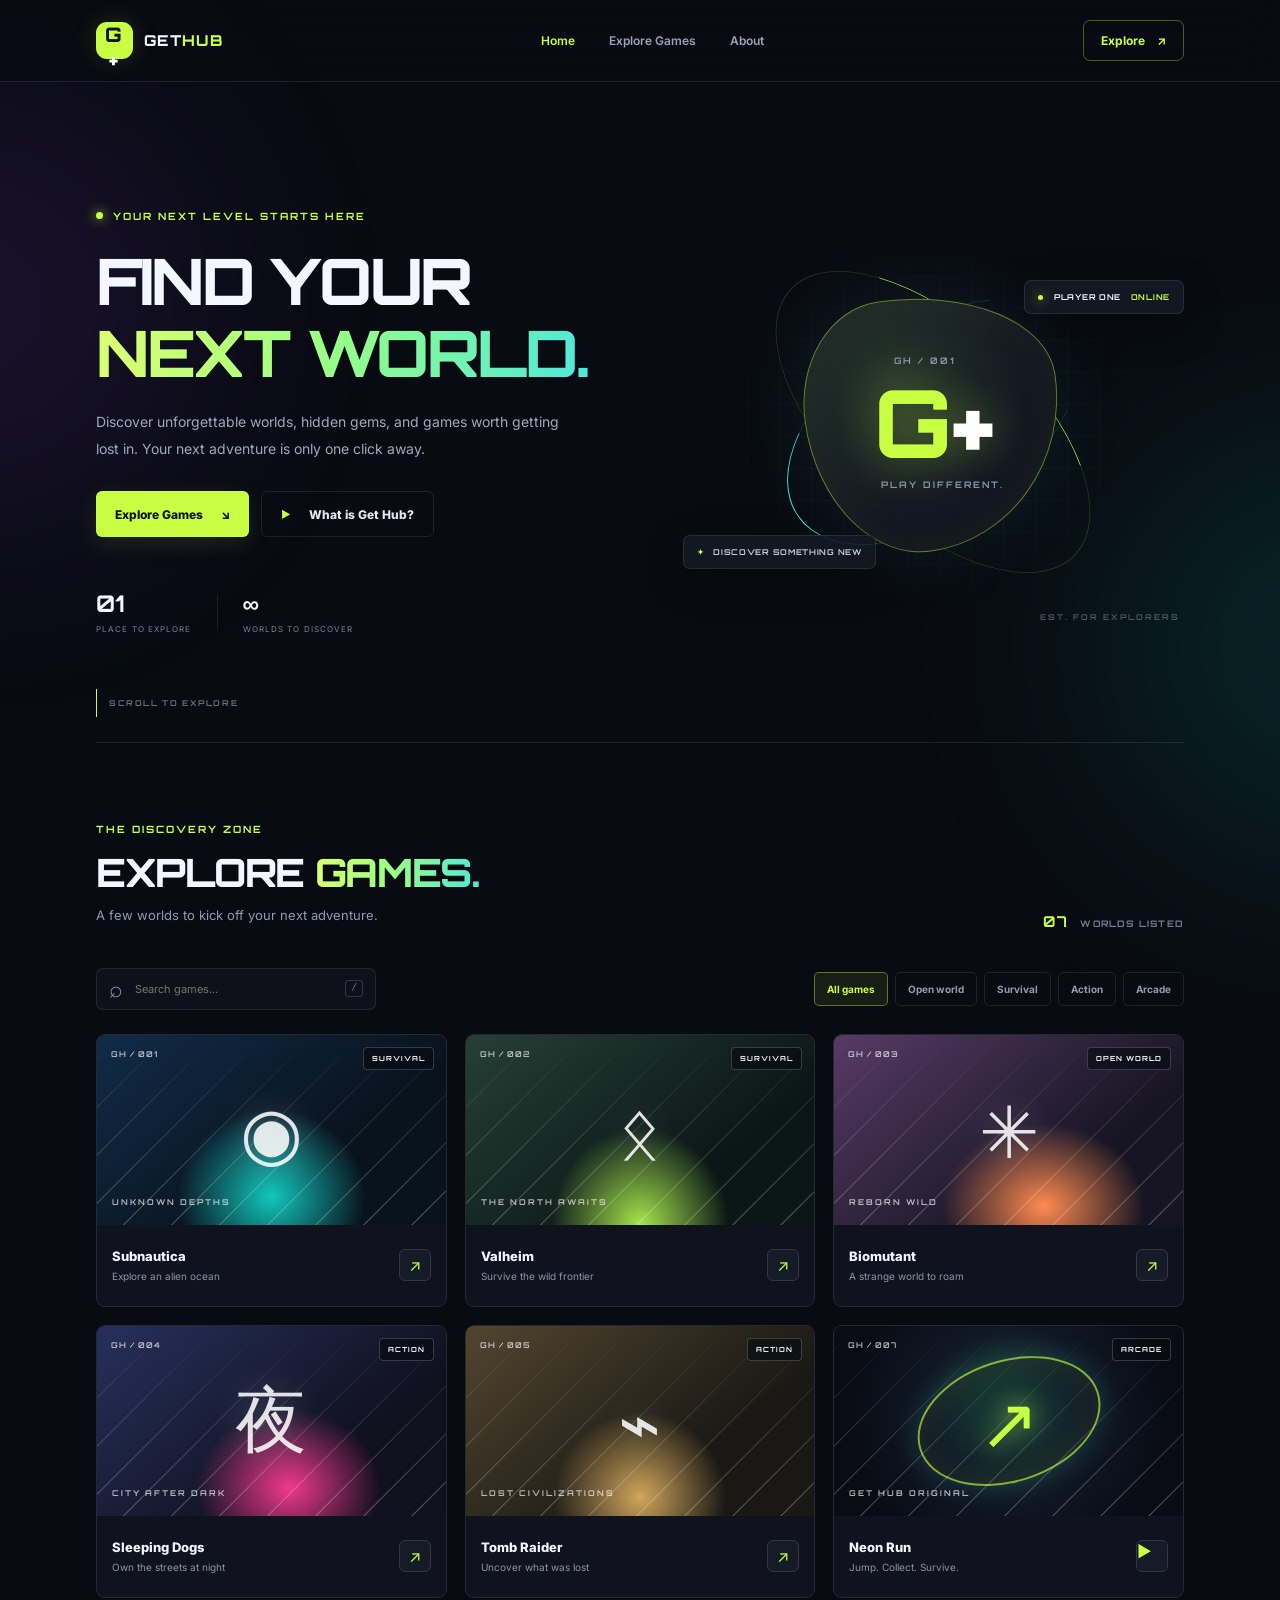
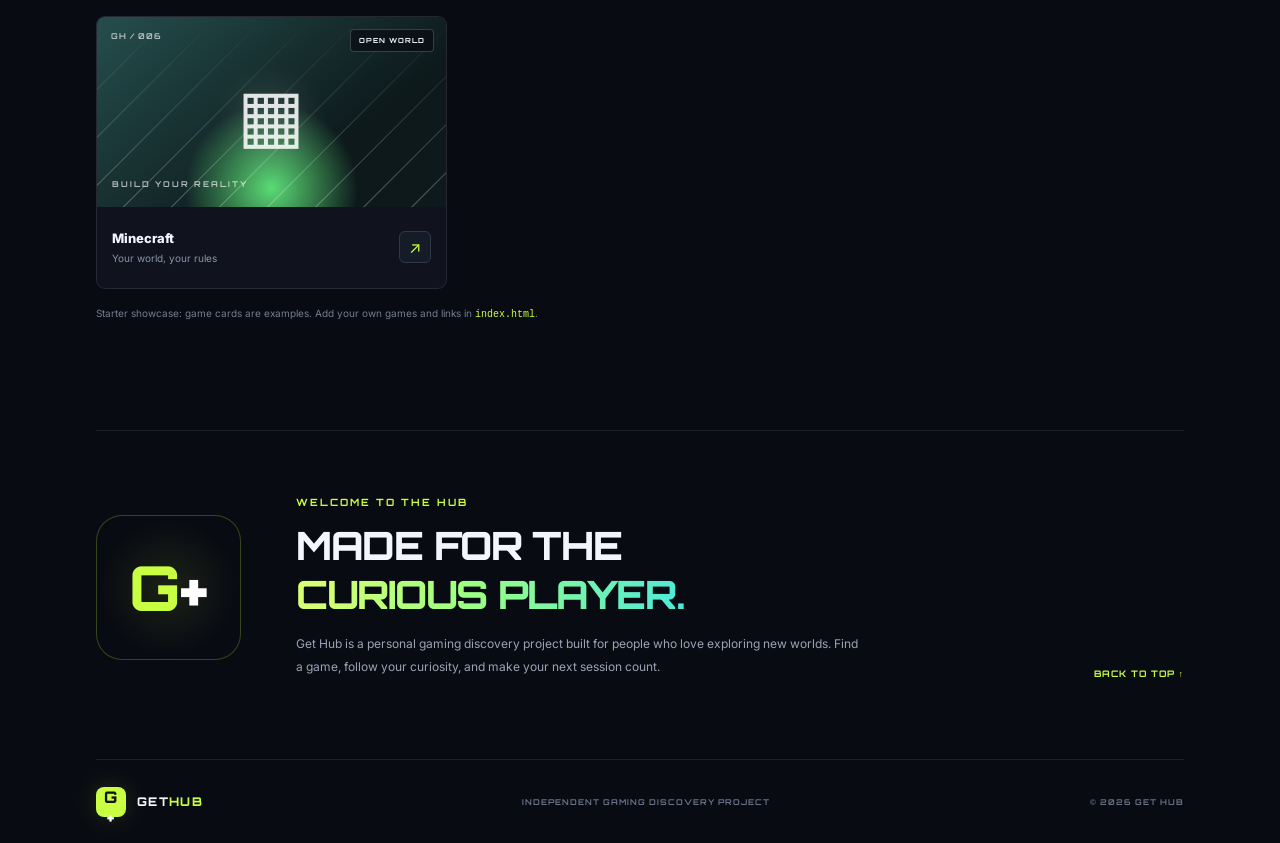
<file: index.html>
<!DOCTYPE html>
<html lang="en">
<head>
  <meta charset="UTF-8">
  <meta name="viewport" content="width=device-width, initial-scale=1.0">
  <meta name="theme-color" content="#090b12">
  <meta name="description" content="Get Hub — discover your next gaming adventure.">
  <title>Get Hub — Level Up Your Next Adventure</title>
  <link rel="preconnect" href="https://fonts.googleapis.com">
  <link rel="preconnect" href="https://fonts.gstatic.com" crossorigin>
  <link href="https://fonts.googleapis.com/css2?family=Orbitron:wght@500;600;700;800&family=Inter:wght@400;500;600;700;800&display=swap" rel="stylesheet">
  <link rel="stylesheet" href="style.css">
</head>
<body>
  <div class="ambient ambient-one"></div>
  <div class="ambient ambient-two"></div>
  <header class="topbar">
    <a class="brand" href="#home" aria-label="Get Hub home">
      <span class="brand-mark">G<span>+</span></span>
      <span>GET<span class="brand-light">HUB</span></span>
    </a>
    <button class="menu-toggle" id="menuToggle" aria-label="Toggle navigation" aria-expanded="false">☰</button>
    <nav id="navLinks">
      <a class="nav-link active" href="#home">Home</a>
      <a class="nav-link" href="#games">Explore Games</a>
      <a class="nav-link" href="#about">About</a>
    </nav>
    <a class="top-cta" href="#games">Explore <span>↗</span></a>
  </header>

  <main>
    <section class="hero section-wrap" id="home">
      <div class="hero-copy">
        <div class="eyebrow"><span class="pulse-dot"></span> YOUR NEXT LEVEL STARTS HERE</div>
        <h1>FIND YOUR<br> <span class="gradient-text">NEXT WORLD.</span></h1>
        <p class="hero-description">Discover unforgettable worlds, hidden gems, and games worth getting lost in. Your next adventure is only one click away.</p>
        <div class="hero-actions">
          <a class="button button-primary" href="#games">Explore Games <span>↘</span></a>
          <a class="button button-ghost" href="#about"><span class="play-icon">▶</span> What is Get Hub?</a>
        </div>
        <div class="hero-stats">
          <div><strong>01</strong><span>PLACE TO EXPLORE</span></div>
          <i></i>
          <div><strong>∞</strong><span>WORLDS TO DISCOVER</span></div>
        </div>
      </div>
      <div class="hero-art" aria-label="Decorative gaming artwork">
        <div class="art-grid"></div>
        <div class="orbit orbit-a"></div><div class="orbit orbit-b"></div>
        <div class="hero-core">
          <div class="core-top">GH / 001</div>
          <div class="core-symbol">G<span>+</span></div>
          <div class="core-bottom">PLAY DIFFERENT.</div>
        </div>
        <div class="floating-tag tag-top"><span class="tag-dot"></span> PLAYER ONE <b>ONLINE</b></div>
        <div class="floating-tag tag-bottom"><span>✦</span> DISCOVER SOMETHING NEW</div>
        <div class="art-label">EST. FOR EXPLORERS</div>
      </div>
      <div class="scroll-cue"><span></span> SCROLL TO EXPLORE</div>
    </section>

    <section class="games-section section-wrap" id="games">
      <div class="section-heading">
        <div>
          <div class="eyebrow">THE DISCOVERY ZONE</div>
          <h2>EXPLORE <span class="gradient-text">GAMES.</span></h2>
          <p class="muted">A few worlds to kick off your next adventure.</p>
        </div>
        <div class="game-count"><span id="gameCount">07</span> WORLDS LISTED</div>
      </div>

      <div class="toolbar">
        <label class="search-box">
          <span>⌕</span>
          <input type="search" id="gameSearch" placeholder="Search games..." aria-label="Search games">
          <kbd>/</kbd>
        </label>
        <div class="filters" id="filters" aria-label="Filter games">
          <button class="filter-chip selected" data-filter="All">All games</button>
          <button class="filter-chip" data-filter="Open World">Open world</button>
          <button class="filter-chip" data-filter="Survival">Survival</button>
          <button class="filter-chip" data-filter="Action">Action</button>
          <button class="filter-chip" data-filter="Arcade">Arcade</button>
        </div>
      </div>

      <div class="games-grid" id="gamesGrid">
        <article class="game-card" data-title="Subnautica" data-genre="Survival" data-description="Dive into an alien ocean, gather resources, and uncover the secrets hidden below.">
          <div class="game-art ocean">
            <span class="art-index">GH / 001</span><span class="game-symbol">◉</span><span class="art-caption">UNKNOWN DEPTHS</span>
            <span class="genre-badge">SURVIVAL</span>
          </div>
          <div class="game-info"><div><h3>Subnautica</h3><p>Explore an alien ocean</p></div><button class="details-button" aria-label="Details for Subnautica">↗</button></div>
        </article>
        <article class="game-card" data-title="Valheim" data-genre="Survival" data-description="Build, craft, and survive in a myth-inspired world made for exploration.">
          <div class="game-art forest">
            <span class="art-index">GH / 002</span><span class="game-symbol">ᛟ</span><span class="art-caption">THE NORTH AWAITS</span>
            <span class="genre-badge">SURVIVAL</span>
          </div>
          <div class="game-info"><div><h3>Valheim</h3><p>Survive the wild frontier</p></div><button class="details-button" aria-label="Details for Valheim">↗</button></div>
        </article>
        <article class="game-card" data-title="Biomutant" data-genre="Open World" data-description="Explore a colorful post-apocalyptic world full of strange creatures and discoveries.">
          <div class="game-art mutant">
            <span class="art-index">GH / 003</span><span class="game-symbol">✳</span><span class="art-caption">REBORN WILD</span>
            <span class="genre-badge">OPEN WORLD</span>
          </div>
          <div class="game-info"><div><h3>Biomutant</h3><p>A strange world to roam</p></div><button class="details-button" aria-label="Details for Biomutant">↗</button></div>
        </article>
        <article class="game-card" data-title="Sleeping Dogs" data-genre="Action" data-description="Step into a gritty open-world crime drama with intense martial arts combat.">
          <div class="game-art neon-city">
            <span class="art-index">GH / 004</span><span class="game-symbol">夜</span><span class="art-caption">CITY AFTER DARK</span>
            <span class="genre-badge">ACTION</span>
          </div>
          <div class="game-info"><div><h3>Sleeping Dogs</h3><p>Own the streets at night</p></div><button class="details-button" aria-label="Details for Sleeping Dogs">↗</button></div>
        </article>
        <article class="game-card" data-title="Tomb Raider" data-genre="Action" data-description="Solve ancient mysteries, explore dangerous ruins, and survive a cinematic adventure.">
          <div class="game-art ruins">
            <span class="art-index">GH / 005</span><span class="game-symbol">⌁</span><span class="art-caption">LOST CIVILIZATIONS</span>
            <span class="genre-badge">ACTION</span>
          </div>
          <div class="game-info"><div><h3>Tomb Raider</h3><p>Uncover what was lost</p></div><button class="details-button" aria-label="Details for Tomb Raider">↗</button></div>
        </article>
        <article class="game-card" data-title="Neon Run" data-genre="Arcade" data-description="Play the first GET HUB original: a neon platformer. Jump gaps, collect shards, and beat your best score.">
          <a href="neon-run.html" class="game-art neon-run" aria-label="Play Neon Run">
            <span class="art-index">GH / 007</span><span class="game-symbol">↗</span><span class="art-caption">GET HUB ORIGINAL</span>
            <span class="genre-badge">ARCADE</span>
          </a>
          <div class="game-info"><div><h3>Neon Run</h3><p>Jump. Collect. Survive.</p></div><a class="details-button" href="neon-run.html" aria-label="Play Neon Run">▶</a></div>
        </article>
        <article class="game-card" data-title="Minecraft" data-genre="Open World" data-description="Shape your own world, build anything you imagine, and explore at your own pace.">
          <div class="game-art blockworld">
            <span class="art-index">GH / 006</span><span class="game-symbol">▦</span><span class="art-caption">BUILD YOUR REALITY</span>
            <span class="genre-badge">OPEN WORLD</span>
          </div>
          <div class="game-info"><div><h3>Minecraft</h3><p>Your world, your rules</p></div><button class="details-button" aria-label="Details for Minecraft">↗</button></div>
        </article>
      </div>
      <div class="no-results" id="noResults" hidden>No games found. Try another search.</div>
      <p class="demo-note">Starter showcase: game cards are examples. Add your own games and links in <code>index.html</code>.</p>
    </section>

    <section class="about-section section-wrap" id="about">
      <div class="about-mark"><span>G<span>+</span></span></div>
      <div class="about-copy">
        <div class="eyebrow">WELCOME TO THE HUB</div>
        <h2>MADE FOR THE<br><span class="gradient-text">CURIOUS PLAYER.</span></h2>
        <p>Get Hub is a personal gaming discovery project built for people who love exploring new worlds. Find a game, follow your curiosity, and make your next session count.</p>
      </div>
      <a href="#home" class="back-top">BACK TO TOP ↑</a>
    </section>
  </main>

  <footer class="footer section-wrap">
    <a class="brand footer-brand" href="#home"><span class="brand-mark">G<span>+</span></span><span>GET<span class="brand-light">HUB</span></span></a>
    <p>INDEPENDENT GAMING DISCOVERY PROJECT</p>
    <span>© <span id="year"></span> GET HUB</span>
  </footer>

  <dialog id="gameDialog" class="game-dialog">
    <button class="dialog-close" id="dialogClose" aria-label="Close details">×</button>
    <div class="eyebrow">GAME FILE / GET HUB</div>
    <h2 id="dialogTitle">Game title</h2>
    <span class="dialog-genre" id="dialogGenre">GENRE</span>
    <p id="dialogDescription"></p>
    <p class="dialog-hint">This is a demo detail panel. Add an official game link to this card in the HTML when you're ready.</p>
  </dialog>
  <div class="dialog-backdrop" id="dialogBackdrop"></div>
  <script src="script.js"></script>
</body>
</html>
</file>
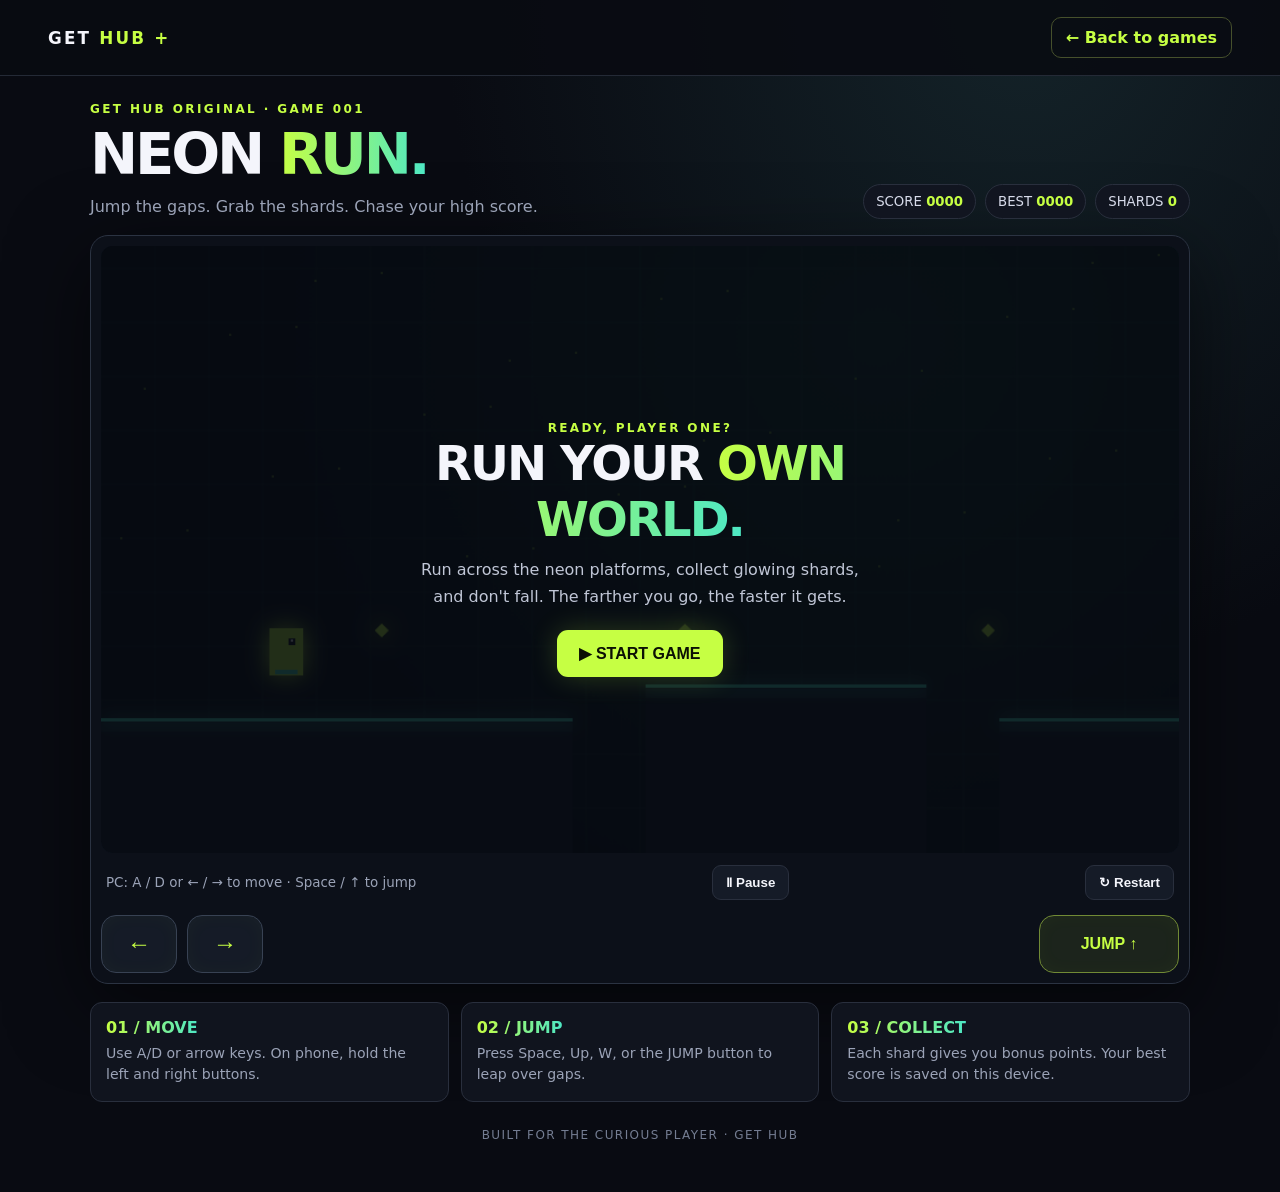
<file: neon-run.html>
<!doctype html>
<html lang="en">
<head>
<meta charset="utf-8"><meta name="viewport" content="width=device-width, initial-scale=1, viewport-fit=cover">
<meta name="theme-color" content="#090b12"><meta name="description" content="Neon Run — a free playable GET HUB platformer game.">
<title>Neon Run — GET HUB</title>
<style>
:root{--bg:#090b12;--panel:#111520;--line:#292f3d;--lime:#c6ff43;--mint:#4de8c5;--text:#f4f5fb;--muted:#9ba3b7}*{box-sizing:border-box}body{margin:0;background:radial-gradient(ellipse at 80% 0%,#142329 0,transparent 40%),var(--bg);color:var(--text);font-family:Inter,system-ui,-apple-system,Segoe UI,sans-serif;min-height:100vh}a{color:inherit;text-decoration:none}.top{display:flex;align-items:center;justify-content:space-between;padding:17px clamp(16px,4vw,48px);border-bottom:1px solid #242a36;background:#090b12e8;position:sticky;top:0;z-index:3}.brand{font-weight:900;letter-spacing:.13em;font-size:1.05rem}.brand b{color:var(--lime)}.back{border:1px solid #46502c;border-radius:10px;padding:10px 14px;color:var(--lime);font-weight:700}.wrap{width:min(1100px,calc(100% - 28px));margin:26px auto 50px}.heading{display:flex;align-items:end;justify-content:space-between;gap:18px;flex-wrap:wrap;margin-bottom:16px}.eyebrow{font-size:.75rem;font-weight:800;letter-spacing:.2em;color:var(--lime)}h1{font-size:clamp(2rem,6vw,3.6rem);letter-spacing:-.055em;line-height:1;margin:10px 0}.gradient{background:linear-gradient(90deg,var(--lime),var(--mint));color:transparent;background-clip:text}.sub{color:var(--muted);margin:0;line-height:1.6}.stats{display:flex;gap:9px;flex-wrap:wrap}.pill{border:1px solid var(--line);background:#111520;border-radius:100px;padding:9px 12px;font-size:.83rem;color:#d7dbea}.pill strong{color:var(--lime)}.game-shell{border:1px solid #2b3342;background:#0c1019;border-radius:18px;padding:10px;box-shadow:0 22px 80px #0008}.canvas-wrap{position:relative;overflow:hidden;border-radius:12px;background:#080d16;touch-action:none}canvas{display:block;width:100%;height:auto;aspect-ratio:16/9;touch-action:none}.overlay{position:absolute;inset:0;display:flex;align-items:center;justify-content:center;text-align:center;background:#070a11d9;padding:20px}.overlay[hidden]{display:none}.overlay-card{max-width:460px}.overlay h2{font-size:clamp(1.6rem,5vw,3rem);margin:0 0 10px;letter-spacing:-.04em}.overlay p{color:#c0c6d6;line-height:1.65;margin:0 auto 20px}.primary{border:0;background:var(--lime);color:#0b1004;font-weight:900;border-radius:11px;padding:14px 22px;font-size:1rem;cursor:pointer;box-shadow:0 0 28px #c6ff4330}.hud{display:flex;align-items:center;justify-content:space-between;gap:10px;flex-wrap:wrap;padding:12px 5px 3px}.hint{font-size:.84rem;color:var(--muted)}.secondary{border:1px solid var(--line);background:#151b27;color:var(--text);border-radius:9px;padding:9px 13px;cursor:pointer;font-weight:700}.controls{display:flex;justify-content:space-between;align-items:center;gap:14px;margin-top:12px;user-select:none;-webkit-user-select:none}.move-controls{display:flex;gap:10px}.control{width:clamp(58px,13vw,76px);height:58px;border-radius:15px;border:1px solid #384253;background:#151b27;color:var(--lime);font-size:1.5rem;font-weight:900;touch-action:none;box-shadow:inset 0 0 20px #c6ff4308}.control.jump{width:clamp(90px,23vw,140px);background:#c6ff4315;border-color:#718a35;color:var(--lime);font-size:1rem}.control:active{background:#c6ff4330;transform:scale(.97)}.instructions{display:grid;grid-template-columns:repeat(3,1fr);gap:12px;margin-top:18px}.info{padding:15px;border:1px solid var(--line);border-radius:12px;background:#10141e}.info b{display:block;margin-bottom:6px}.info p{margin:0;color:var(--muted);font-size:.88rem;line-height:1.55}.footer{text-align:center;color:#747d92;font-size:.75rem;letter-spacing:.12em;margin-top:26px}@media(max-width:650px){.wrap{margin-top:20px}.instructions{grid-template-columns:1fr}.game-shell{padding:6px}.hint{width:100%;order:3}.hud{padding:10px 3px 3px}.controls{margin-top:10px}.top{padding:13px 15px}canvas{aspect-ratio:4/3}}
</style>
</head><body>
<header class="top"><a class="brand" href="index.html">GET <b>HUB</b> <span style="color:var(--lime)">+</span></a><a class="back" href="index.html#games">← Back to games</a></header>
<main class="wrap">
  <div class="heading"><div><div class="eyebrow">GET HUB ORIGINAL · GAME 001</div><h1>NEON <span class="gradient">RUN.</span></h1><p class="sub">Jump the gaps. Grab the shards. Chase your high score.</p></div><div class="stats"><span class="pill">SCORE <strong id="score">0000</strong></span><span class="pill">BEST <strong id="best">0000</strong></span><span class="pill">SHARDS <strong id="shards">0</strong></span></div></div>
  <section class="game-shell" aria-label="Neon Run game">
    <div class="canvas-wrap"><canvas id="game" width="960" height="540" aria-label="Neon Run platform game"></canvas>
      <div class="overlay" id="overlay"><div class="overlay-card"><div class="eyebrow">READY, PLAYER ONE?</div><h2 id="overlayTitle">RUN YOUR <span class="gradient">OWN WORLD.</span></h2><p id="overlayText">Run across the neon platforms, collect glowing shards, and don't fall. The farther you go, the faster it gets.</p><button class="primary" id="startBtn">▶ START GAME</button></div></div>
    </div>
    <div class="hud"><span class="hint">PC: A / D or ← / → to move · Space / ↑ to jump</span><button class="secondary" id="pauseBtn">Ⅱ Pause</button><button class="secondary" id="restartBtn">↻ Restart</button></div>
    <div class="controls" aria-label="Touch controls"><div class="move-controls"><button class="control" id="leftBtn" aria-label="Move left">←</button><button class="control" id="rightBtn" aria-label="Move right">→</button></div><button class="control jump" id="jumpBtn" aria-label="Jump">JUMP ↑</button></div>
  </section>
  <section class="instructions"><div class="info"><b><span class="gradient">01 / MOVE</span></b><p>Use A/D or arrow keys. On phone, hold the left and right buttons.</p></div><div class="info"><b><span class="gradient">02 / JUMP</span></b><p>Press Space, Up, W, or the JUMP button to leap over gaps.</p></div><div class="info"><b><span class="gradient">03 / COLLECT</span></b><p>Each shard gives you bonus points. Your best score is saved on this device.</p></div></section>
  <div class="footer">BUILT FOR THE CURIOUS PLAYER · GET HUB</div>
</main>
<script>
(()=>{'use strict';
const canvas=document.getElementById('game'),ctx=canvas.getContext('2d');const overlay=document.getElementById('overlay'),startBtn=document.getElementById('startBtn'),pauseBtn=document.getElementById('pauseBtn');
const scoreEl=document.getElementById('score'),bestEl=document.getElementById('best'),shardsEl=document.getElementById('shards'),overlayTitle=document.getElementById('overlayTitle'),overlayText=document.getElementById('overlayText');
const W=960,H=540,keys={left:false,right:false},player={x:150,y:300,w:30,h:42,vx:0,vy:0,onGround:false};let platforms=[],shards=[],particles=[],camera=0,score=0,shardCount=0,best=0,speed=4.3,running=false,paused=false,gameOver=false,last=0,spawnAt=0;
try{best=Number(localStorage.getItem('gethub-neonrun-best')||0)}catch(e){}bestEl.textContent=String(best).padStart(4,'0');
function reset(){camera=0;score=0;shardCount=0;speed=4.3;spawnAt=0;player.x=150;player.y=340;player.vx=0;player.vy=0;player.onGround=false;platforms=[{x:0,y:420,w:420,h:120},{x:485,y:390,w:250,h:150},{x:800,y:420,w:320,h:120}];shards=[];particles=[];for(let x=250;x<1000;x+=270)shards.push({x,y:330+(x%3)*12,r:10,taken:false});scoreEl.textContent='0000';shardsEl.textContent='0';}
function start(){if(gameOver)reset();running=true;paused=false;gameOver=false;overlay.hidden=true;pauseBtn.textContent='Ⅱ Pause';last=performance.now();requestAnimationFrame(loop)}
function end(){running=false;gameOver=true;paused=false;overlay.hidden=false;overlayTitle.innerHTML='RUN <span class="gradient">OVER.</span>';overlayText.textContent='Score: '+score+' · Shards: '+shardCount+'. Give it another run and beat your best.';startBtn.textContent='↻ PLAY AGAIN';if(score>best){best=score;bestEl.textContent=String(best).padStart(4,'0');try{localStorage.setItem('gethub-neonrun-best',String(best))}catch(e){}}}
function togglePause(){if(!running&&!paused)return;if(paused){paused=false;running=true;pauseBtn.textContent='Ⅱ Pause';last=performance.now();requestAnimationFrame(loop)}else{paused=true;running=false;pauseBtn.textContent='▶ Resume';overlay.hidden=false;overlayTitle.innerHTML='GAME <span class="gradient">PAUSED.</span>';overlayText.textContent='Take a breath, player one. Your run is waiting.';startBtn.textContent='▶ RESUME';}}
function addPlatform(){const lastP=platforms[platforms.length-1],gap=48+Math.random()*65,w=170+Math.random()*170,y=340+Math.random()*90;platforms.push({x:lastP.x+lastP.w+gap,y,w,h:H-y+50});if(Math.random()<.86)shards.push({x:lastP.x+lastP.w+gap+w*.4,y:y-55-Math.random()*20,r:10,taken:false});}
function drawBackground(){ctx.fillStyle='#080d16';ctx.fillRect(0,0,W,H);let g=ctx.createRadialGradient(W*.72,H*.15,10,W*.72,H*.15,560);g.addColorStop(0,'#12342e');g.addColorStop(1,'#080d16');ctx.fillStyle=g;ctx.fillRect(0,0,W,H);ctx.strokeStyle='rgba(100,255,208,.07)';ctx.lineWidth=1;const grid=48,offset=-(camera*.25%grid);for(let x=offset;x<W;x+=grid){ctx.beginPath();ctx.moveTo(x,0);ctx.lineTo(x,H);ctx.stroke()}for(let y=20;y<H;y+=grid){ctx.beginPath();ctx.moveTo(0,y);ctx.lineTo(W,y);ctx.stroke()}for(let i=0;i<35;i++){let x=((i*173-camera*.12)%(W+40)+W+40)%(W+40),y=(i*71)%300;ctx.fillStyle='rgba(198,255,67,.45)';ctx.fillRect(x,y,2,2)}}
function draw(){drawBackground();ctx.save();ctx.translate(-camera,0);platforms.forEach(p=>{ctx.fillStyle='#111a26';ctx.fillRect(p.x,p.y,p.w,p.h);ctx.shadowBlur=16;ctx.shadowColor='#4de8c5';ctx.fillStyle='#4de8c5';ctx.fillRect(p.x,p.y,p.w,3);ctx.shadowBlur=0;ctx.fillStyle='rgba(77,232,197,.08)';ctx.fillRect(p.x,p.y+4,p.w,8)});shards.forEach(s=>{if(s.taken)return;let pulse=1+Math.sin(performance.now()/180+s.x)*.16;ctx.save();ctx.translate(s.x,s.y);ctx.rotate(Math.PI/4);ctx.scale(pulse,pulse);ctx.shadowBlur=20;ctx.shadowColor='#c6ff43';ctx.fillStyle='#c6ff43';ctx.fillRect(-s.r/2,-s.r/2,s.r,s.r);ctx.restore()});particles.forEach(p=>{ctx.globalAlpha=Math.max(0,p.life);ctx.fillStyle=p.color;ctx.fillRect(p.x,p.y,4,4)});ctx.globalAlpha=1;ctx.shadowBlur=22;ctx.shadowColor='#c6ff43';ctx.fillStyle='#c6ff43';ctx.fillRect(player.x,player.y,player.w,player.h);ctx.shadowBlur=0;ctx.fillStyle='#111520';ctx.fillRect(player.x+17,player.y+9,6,6);ctx.fillStyle='#f4f5fb';ctx.fillRect(player.x+19,player.y+10,2,2);ctx.fillStyle='#4de8c5';ctx.fillRect(player.x+5,player.y+player.h-5,20,4);ctx.restore();}
function loop(now){if(!running)return;const dt=Math.min((now-last)/16.67,2);last=now;update(dt);draw();if(running)requestAnimationFrame(loop)}
function update(dt){speed=Math.min(8.2,speed+.0009*dt);player.vx=(keys.right?3.6:0)-(keys.left?3.6:0);player.x+=player.vx*dt;player.vy+=.55*dt;player.y+=player.vy*dt;player.onGround=false;
for(const p of platforms){if(player.x+player.w>p.x&&player.x<p.x+p.w&&player.y+player.h>=p.y&&player.y+player.h<=p.y+18&&player.vy>=0){player.y=p.y-player.h;player.vy=0;player.onGround=true}}
if(player.x<camera+25)player.x=camera+25;if(player.x-camera>W*.58)camera=player.x-W*.58;while(platforms[platforms.length-1].x+platforms[platforms.length-1].w<camera+W+250)addPlatform();platforms=platforms.filter(p=>p.x+p.w>camera-180);shards=shards.filter(s=>s.x>camera-60&&!s.taken);for(const s of shards){if(player.x<s.x+s.r+10&&player.x+player.w>s.x-s.r&&player.y<s.y+s.r+10&&player.y+player.h>s.y-s.r){s.taken=true;shardCount++;score+=100;for(let i=0;i<8;i++)particles.push({x:s.x,y:s.y,vx:(Math.random()-.5)*5,vy:(Math.random()-.5)*5,life:1,color:'#c6ff43'})}}
particles.forEach(p=>{p.x+=p.vx*dt;p.y+=p.vy*dt;p.life-=.035*dt});particles=particles.filter(p=>p.life>0);score+=Math.max(0,Math.floor(speed*dt));scoreEl.textContent=String(score).padStart(4,'0');shardsEl.textContent=String(shardCount);if(player.y>H+100)end();}
function jump(){if(running&&!paused&&player.onGround){player.vy=-12.2;player.onGround=false;}}
function setKey(e,on){const k=e.key.toLowerCase();if(['arrowleft','arrowright','arrowup',' ','a','d','w'].includes(k))e.preventDefault();if(k==='arrowleft'||k==='a')keys.left=on;if(k==='arrowright'||k==='d')keys.right=on;if(on&&(k==='arrowup'||k==='w'||k===' '))jump();if(on&&k==='escape')togglePause();}
window.addEventListener('keydown',e=>setKey(e,true));window.addEventListener('keyup',e=>setKey(e,false));window.addEventListener('blur',()=>{keys.left=keys.right=false});function bindHold(id,key){const b=document.getElementById(id);const down=e=>{e.preventDefault();keys[key]=true};const up=e=>{e.preventDefault();keys[key]=false};b.addEventListener('pointerdown',down);['pointerup','pointercancel','pointerleave'].forEach(ev=>b.addEventListener(ev,up));}bindHold('leftBtn','left');bindHold('rightBtn','right');document.getElementById('jumpBtn').addEventListener('pointerdown',e=>{e.preventDefault();jump()});startBtn.addEventListener('click',()=>{if(paused){overlay.hidden=true;paused=false;running=true;pauseBtn.textContent='Ⅱ Pause';last=performance.now();requestAnimationFrame(loop)}else start()});pauseBtn.addEventListener('click',togglePause);document.getElementById('restartBtn').addEventListener('click',()=>{running=false;paused=false;gameOver=false;reset();overlay.hidden=false;overlayTitle.innerHTML='READY, <span class="gradient">PLAYER ONE?</span>';overlayText.textContent='Run across the neon platforms, collect glowing shards, and don’t fall.';startBtn.textContent='▶ START GAME';pauseBtn.textContent='Ⅱ Pause';draw()});reset();draw();
})();
</script></body></html>
</file>
<file: style.css>
:root {
  --bg: #090b12; --panel: #10131e; --panel-2: #151927; --text: #f4f6ff;
  --muted: #9299b0; --line: rgba(255,255,255,.09); --lime: #c8ff42; --cyan: #45e8df;
  --font: 'Inter', sans-serif; --display: 'Orbitron', sans-serif;
}
* { box-sizing: border-box; }
html { scroll-behavior: smooth; scroll-padding-top: 90px; }
body { margin: 0; color: var(--text); background: var(--bg); font-family: var(--font); overflow-x: hidden; }
a { color: inherit; text-decoration: none; }
button, input { font: inherit; }
button { cursor: pointer; }
.ambient { position: fixed; z-index: -2; width: 430px; height: 430px; border-radius: 50%; filter: blur(120px); opacity: .12; pointer-events: none; }
.ambient-one { top: 10%; left: -240px; background: #9d48ff; }
.ambient-two { top: 48%; right: -260px; background: #00e5c0; }
.topbar { height: 82px; padding: 0 7.5%; display: flex; align-items: center; justify-content: space-between; border-bottom: 1px solid var(--line); background: rgba(9,11,18,.78); backdrop-filter: blur(18px); position: sticky; top: 0; z-index: 20; }
.brand { display: inline-flex; align-items: center; gap: 11px; font: 800 15px var(--display); letter-spacing: 1.3px; }
.brand-mark { display: grid; place-items: center; width: 37px; height: 37px; border-radius: 11px; color: #10130b; background: var(--lime); font: 800 20px var(--display); box-shadow: 0 0 26px #c8ff4225; }
.brand-mark span, .core-symbol span, .about-mark span span { color: #fff; }
.brand-light { color: var(--lime); }
nav { display: flex; align-items: center; gap: 34px; }
.nav-link { color: #9ca2b5; font-size: 12px; font-weight: 600; transition: color .2s; }
.nav-link:hover, .nav-link.active { color: var(--lime); }
.top-cta { padding: 12px 17px; border: 1px solid #c8ff4255; border-radius: 7px; color: var(--lime); font-size: 12px; font-weight: 700; }
.top-cta span { margin-left: 9px; }
.menu-toggle { display: none; color: var(--text); background: none; border: 0; font-size: 25px; }
.section-wrap { width: min(1120px, 85%); margin-inline: auto; }
.hero { min-height: 660px; padding: 100px 0 80px; display: grid; grid-template-columns: 1fr .9fr; align-items: center; position: relative; gap: 30px; }
.eyebrow { display: flex; align-items: center; gap: 10px; color: var(--lime); font: 700 10px var(--display); letter-spacing: 2px; }
.pulse-dot, .tag-dot { width: 7px; height: 7px; border-radius: 50%; background: var(--lime); box-shadow: 0 0 12px var(--lime); }
h1, h2, h3, p { margin-top: 0; }
h1 { margin: 23px 0 20px; font: 800 clamp(39px, 5vw, 66px)/1.13 var(--display); letter-spacing: -2.5px; }
.gradient-text { color: var(--lime); background: linear-gradient(100deg, #d7ff73 5%, #9bff82 45%, #4de8dc 100%); -webkit-background-clip: text; background-clip: text; -webkit-text-fill-color: transparent; }
.hero-description { max-width: 485px; color: #a2a8bb; font-size: 14px; line-height: 1.9; }
.hero-actions { display: flex; gap: 12px; flex-wrap: wrap; margin-top: 29px; }
.button { min-height: 46px; display: inline-flex; align-items: center; justify-content: center; gap: 18px; padding: 0 19px; border-radius: 6px; font-size: 12px; font-weight: 800; transition: transform .2s, box-shadow .2s; }
.button:hover { transform: translateY(-3px); }
.button-primary { background: var(--lime); color: #11150a; box-shadow: 0 7px 25px #c8ff421d; }
.button-primary:hover { box-shadow: 0 8px 35px #c8ff4240; }
.button-ghost { border: 1px solid var(--line); color: #e5e7f1; }
.play-icon { color: var(--lime); font-size: 10px; }
.hero-stats { display: flex; align-items: center; gap: 25px; margin-top: 52px; }
.hero-stats div { display: flex; flex-direction: column; gap: 6px; }
.hero-stats strong { font: 700 23px var(--display); }
.hero-stats span { color: #777f96; font-size: 8px; letter-spacing: 1.1px; }
.hero-stats i { height: 34px; width: 1px; background: var(--line); }
.hero-art { min-height: 420px; position: relative; display: grid; place-items: center; isolation: isolate; }
.art-grid { position: absolute; inset: 0; opacity: .28; background-image: linear-gradient(#343b4b 1px, transparent 1px), linear-gradient(90deg, #343b4b 1px, transparent 1px); background-size: 32px 32px; mask-image: radial-gradient(ellipse, #000 15%, transparent 70%); }
.hero-core { width: 255px; height: 255px; border: 1px solid #c8ff4270; border-radius: 35% 65% 58% 42% / 43% 38% 62% 57%; display: flex; align-items: center; justify-content: center; flex-direction: column; background: radial-gradient(circle at 35% 30%, #26342b, #121722 60%, #0b0e15); box-shadow: 0 0 80px #4de8dc16, inset 0 0 45px #c8ff4210; transform: rotate(-8deg); animation: float 6s ease-in-out infinite; }
.core-top, .core-bottom { font: 700 9px var(--display); letter-spacing: 2px; color: #8993a7; transform: rotate(8deg); }
.core-symbol { margin: 15px 0; font: 800 94px/.9 var(--display); color: var(--lime); text-shadow: 0 0 45px #c8ff4260; transform: rotate(8deg); }
.orbit { position: absolute; width: 330px; height: 330px; border: 1px solid #45e8df2e; border-radius: 50%; transform: rotate(-35deg) scaleY(.58); }
.orbit-a { border-left-color: var(--cyan); border-right-color: transparent; }
.orbit-b { width: 390px; height: 390px; transform: rotate(43deg) scaleY(.5); border-color: #c8ff422b; border-top-color: var(--lime); }
.floating-tag { position: absolute; padding: 11px 13px; background: #141a24e8; border: 1px solid var(--line); border-radius: 7px; font: 700 8px var(--display); letter-spacing: .7px; box-shadow: 0 12px 40px #0005; }
.floating-tag b { color: var(--lime); margin-left: 7px; }
.tag-dot { display: inline-block; margin-right: 8px; width: 5px; height: 5px; }
.tag-top { top: 68px; right: 0; }
.tag-bottom { bottom: 63px; left: 0; color: #c1c8d9; }
.tag-bottom span { color: var(--lime); margin-right: 6px; }
.art-label { position: absolute; right: 4px; bottom: 10px; font: 700 8px var(--display); letter-spacing: 2px; color: #4c5365; }
.scroll-cue { position: absolute; bottom: 25px; left: 0; display: flex; align-items: center; gap: 12px; color: #646b7e; font: 700 8px var(--display); letter-spacing: 1.6px; }
.scroll-cue span { height: 28px; width: 1px; background: var(--lime); }
.games-section { padding: 80px 0 100px; border-top: 1px solid var(--line); }
.section-heading { display: flex; justify-content: space-between; align-items: end; gap: 20px; }
h2 { margin: 13px 0 10px; font: 800 clamp(27px, 3.5vw, 39px)/1.25 var(--display); letter-spacing: -1.3px; }
.muted { color: var(--muted); font-size: 13px; }
.game-count { color: #737b91; font: 700 9px var(--display); letter-spacing: 1.2px; padding-bottom: 5px; }
.game-count span { color: var(--lime); font-size: 15px; margin-right: 8px; }
.toolbar { display: flex; align-items: center; justify-content: space-between; gap: 18px; margin: 32px 0 24px; }
.search-box { display: flex; align-items: center; gap: 10px; width: min(280px, 100%); border: 1px solid var(--line); background: #0e111a; border-radius: 7px; padding: 0 12px; height: 42px; color: #8b93a9; }
.search-box > span { font-size: 23px; }
.search-box input { min-width: 0; flex: 1; outline: none; border: 0; background: transparent; color: var(--text); font-size: 11px; }
.search-box kbd { color: #697187; border: 1px solid #303648; border-radius: 3px; padding: 2px 5px; font-size: 10px; }
.filters { display: flex; gap: 7px; flex-wrap: wrap; }
.filter-chip { border: 1px solid var(--line); border-radius: 5px; background: transparent; color: #939bb0; padding: 10px 12px; font-size: 10px; font-weight: 700; transition: .2s; }
.filter-chip:hover, .filter-chip.selected { background: #c8ff4214; border-color: #c8ff4266; color: var(--lime); }
.games-grid { display: grid; grid-template-columns: repeat(3, 1fr); gap: 18px; }
.game-card { overflow: hidden; background: var(--panel); border: 1px solid var(--line); border-radius: 9px; transition: transform .25s, border-color .25s, box-shadow .25s; }
.game-card:hover { transform: translateY(-5px); border-color: #c8ff4250; box-shadow: 0 15px 45px #0003; }
.game-art { height: 190px; position: relative; display: grid; place-items: center; overflow: hidden; isolation: isolate; }
.game-art::before, .game-art::after { content: ""; position: absolute; z-index: -1; inset: 0; }
.game-art::after { opacity: .3; background: repeating-linear-gradient(135deg, transparent 0 16px, #fff 17px, transparent 18px 34px); mask-image: linear-gradient(transparent, #000); }
.ocean { background: radial-gradient(ellipse at 50% 85%, #11c7bd, transparent 38%), linear-gradient(140deg, #112b48, #09131e 65%); }
.forest { background: radial-gradient(ellipse at 50% 100%, #a6e64b, transparent 36%), linear-gradient(140deg, #263f35, #0b1716 70%); }
.mutant { background: radial-gradient(ellipse at 60% 90%, #ff8b50, transparent 34%), linear-gradient(140deg, #573b66, #171523 70%); }
.neon-city { background: radial-gradient(ellipse at 55% 85%, #ef398c, transparent 34%), linear-gradient(140deg, #26305b, #10101f 70%); }
.ruins { background: radial-gradient(ellipse at 50% 90%, #d0a65b, transparent 35%), linear-gradient(140deg, #51452f, #191814 70%); }
.blockworld { background: radial-gradient(ellipse at 50% 90%, #5bdb76, transparent 35%), linear-gradient(140deg, #254e4d, #0d191b 70%); }
.art-index { position: absolute; top: 14px; left: 14px; color: #ffffffa8; font: 700 8px var(--display); letter-spacing: 1px; }
.game-symbol { color: #ffffffdd; font: 500 72px var(--display); text-shadow: 0 0 35px #ffffff35; transition: transform .4s; }
.game-card:hover .game-symbol { transform: scale(1.12) rotate(-5deg); }
.art-caption { position: absolute; bottom: 18px; left: 15px; color: #ffffffaa; font: 700 8px var(--display); letter-spacing: 2px; }
.genre-badge { position: absolute; top: 12px; right: 12px; padding: 6px 8px; border: 1px solid #ffffff30; background: #080b12a8; border-radius: 4px; color: #f4f6ff; font: 700 7px var(--display); letter-spacing: 1px; }
.game-info { min-height: 81px; padding: 17px 15px; display: flex; align-items: center; justify-content: space-between; gap: 12px; }
.game-info h3 { margin: 0 0 6px; font-size: 13px; font-weight: 800; }
.game-info p { margin: 0; color: #8c94a9; font-size: 10px; }
.details-button { width: 32px; height: 32px; flex: 0 0 auto; border: 1px solid #303748; background: #161b28; color: var(--lime); border-radius: 6px; font-size: 16px; transition: .2s; }
.details-button:hover { background: var(--lime); color: #10130b; }
.no-results { text-align: center; padding: 50px 0; color: var(--muted); font-size: 13px; }
.demo-note { margin-top: 18px; color: #747c91; font-size: 10px; }
.demo-note code { color: var(--lime); }
.about-section { display: flex; align-items: center; gap: 55px; padding: 65px 0 80px; border-top: 1px solid var(--line); }
.about-mark { flex: 0 0 145px; height: 145px; display: grid; place-items: center; border: 1px solid #c8ff423d; border-radius: 26px; background: radial-gradient(circle, #c8ff4218, transparent 70%); color: var(--lime); font: 800 62px var(--display); }
.about-copy { flex: 1; }
.about-copy h2 { margin-bottom: 15px; }
.about-copy p { max-width: 570px; margin-bottom: 0; color: #9ba2b5; font-size: 12px; line-height: 1.9; }
.back-top { align-self: end; color: var(--lime); white-space: nowrap; font: 700 9px var(--display); letter-spacing: 1px; }
.footer { min-height: 85px; display: flex; align-items: center; justify-content: space-between; gap: 20px; border-top: 1px solid var(--line); }
.footer-brand { font-size: 12px; }
.footer-brand .brand-mark { width: 30px; height: 30px; font-size: 16px; border-radius: 8px; }
.footer p, .footer > span { margin: 0; color: #697186; font: 700 8px var(--display); letter-spacing: 1px; }
.game-dialog { width: min(430px, calc(100% - 32px)); padding: 35px; border: 1px solid #c8ff4255; border-radius: 13px; color: var(--text); background: #111520; box-shadow: 0 30px 100px #000b; }
.game-dialog::backdrop { background: #03050bd9; backdrop-filter: blur(6px); }
.dialog-close { position: absolute; top: 13px; right: 15px; border: 0; background: none; color: #aeb5c6; font-size: 27px; }
.game-dialog h2 { margin: 18px 0 12px; font-size: 25px; }
.dialog-genre { display: inline-block; padding: 6px 8px; border-radius: 4px; color: var(--lime); background: #c8ff4214; font: 700 8px var(--display); letter-spacing: 1px; }
.game-dialog p { color: #a5acc0; font-size: 12px; line-height: 1.8; margin: 18px 0 0; }
.game-dialog .dialog-hint { border-top: 1px solid var(--line); padding-top: 15px; color: #747d92; font-size: 10px; }
@keyframes float { 0%, 100% { transform: translateY(0) rotate(-8deg); } 50% { transform: translateY(-12px) rotate(-4deg); } }
@media (max-width: 850px) {
  .topbar { padding-inline: 5%; }
  .section-wrap { width: 90%; }
  .hero { grid-template-columns: 1fr .8fr; padding-top: 75px; }
  .hero-art { transform: scale(.85); margin-inline: -25px; }
  .toolbar { align-items: flex-start; flex-direction: column; }
  .search-box { width: 100%; }
  .games-grid { grid-template-columns: repeat(2, 1fr); }
  .about-section { gap: 28px; }
  .about-mark { flex-basis: 110px; height: 110px; font-size: 47px; }
}
@media (max-width: 620px) {
  .topbar { height: 70px; }
  .menu-toggle { display: block; margin-left: auto; margin-right: 16px; }
  nav { display: none; position: absolute; top: 69px; left: 0; right: 0; padding: 20px 6%; background: #0d1019; border-bottom: 1px solid var(--line); flex-direction: column; align-items: flex-start; gap: 22px; }
  nav.open { display: flex; }
  .top-cta { padding: 10px 12px; }
  .hero { display: flex; flex-direction: column; align-items: stretch; padding: 65px 0 65px; gap: 5px; }
  h1 { font-size: clamp(37px, 10vw, 54px); letter-spacing: -1.8px; }
  .hero-description { font-size: 13px; }
  .hero-art { min-height: 325px; transform: scale(.85); margin: -8px -20px 0; }
  .hero-core { width: 220px; height: 220px; }
  .core-symbol { font-size: 78px; }
  .orbit { width: 280px; height: 280px; }
  .orbit-b { width: 320px; height: 320px; }
  .tag-top { top: 30px; right: 2%; }
  .tag-bottom { bottom: 30px; left: 1%; }
  .scroll-cue { bottom: 12px; }
  .hero-stats { margin-top: 34px; }
  .games-section { padding: 60px 0 65px; }
  .section-heading { align-items: flex-start; flex-direction: column; gap: 7px; }
  .game-count { padding: 0; }
  .filters { gap: 6px; }
  .filter-chip { padding: 9px 10px; }
  .games-grid { grid-template-columns: 1fr; gap: 14px; }
  .game-art { height: 205px; }
  .about-section { align-items: flex-start; flex-wrap: wrap; padding: 50px 0 55px; gap: 22px; }
  .about-mark { flex-basis: 75px; height: 75px; font-size: 34px; border-radius: 16px; }
  .about-copy { flex-basis: calc(100% - 100px); }
  .about-copy h2 { font-size: 24px; }
  .back-top { margin-left: 0; }
  .footer { padding: 22px 0; flex-wrap: wrap; }
  .footer p { order: 3; width: 100%; }
}
@media (prefers-reduced-motion: reduce) {
  *, *::before, *::after { scroll-behavior: auto !important; animation-duration: .01ms !important; transition-duration: .01ms !important; }
}

/* GET HUB original browser game card */
.game-art.neon-run { background: radial-gradient(circle at 50% 45%, #1a4339 0, #101725 42%, #090c14 78%); position: relative; overflow: hidden; }
.game-art.neon-run::before { content: ""; position: absolute; inset: 18% 23%; border: 2px solid rgba(198,255,67,.65); border-radius: 50%; box-shadow: 0 0 30px rgba(77,232,197,.2), inset 0 0 30px rgba(198,255,67,.12); transform: rotate(-18deg); }
.game-art.neon-run .game-symbol { color: #c6ff43; text-shadow: 0 0 25px rgba(198,255,67,.6); }
.game-art.neon-run .genre-badge { z-index: 1; }
</file>
